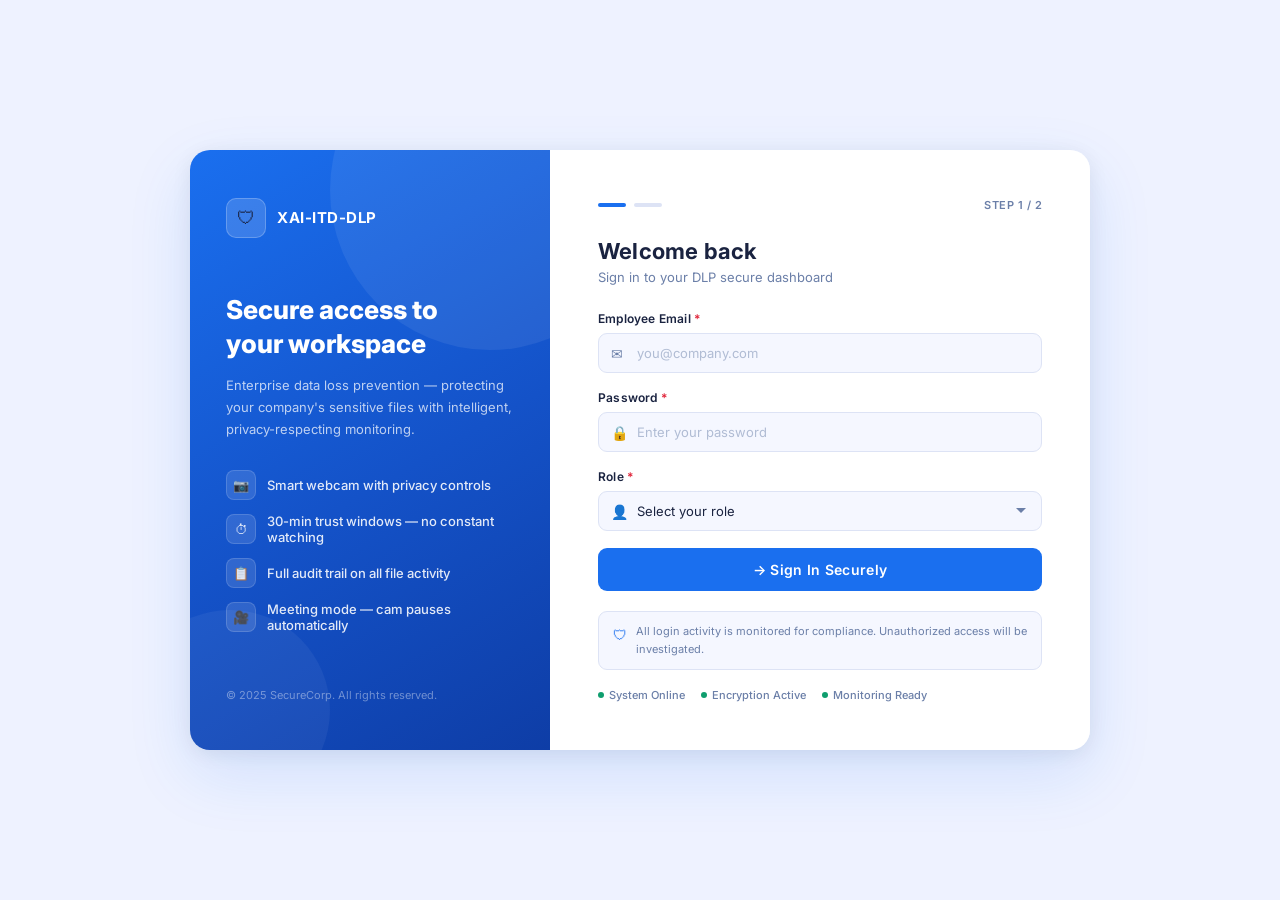
<file: templates/login.html>
<!DOCTYPE html>
<html lang="en">
<head>
<meta charset="UTF-8">
<meta name="viewport" content="width=device-width, initial-scale=1.0">
<title>XAI-ITD-DLP | Secure Login</title>
<link href="https://fonts.googleapis.com/css2?family=Inter:wght@400;500;600;700;800&display=swap" rel="stylesheet">
<style>
  :root {
    --green: #0f9e6e;
    --green-dim: #0b8560;
    --red: #e0253a;
    --blue: #1a6fef;
    --bg: #eef2ff;
    --surface: #ffffff;
    --surface2: #f5f7ff;
    --border: #dde3f5;
    --text: #1a2340;
    --muted: #6b7fa8;
  }

  * { margin: 0; padding: 0; box-sizing: border-box; }

  body {
    background: var(--bg);
    font-family: 'Inter', sans-serif;
    min-height: 100vh;
    display: flex;
    align-items: center;
    justify-content: center;
    padding: 20px;
    color: var(--text);
  }

  /* ── CARD ── */
  .login-card {
    display: flex;
    width: 100%;
    max-width: 900px;
    min-height: 570px;
    border-radius: 20px;
    overflow: hidden;
    box-shadow: 0 24px 64px rgba(26,111,239,0.13), 0 4px 20px rgba(0,0,0,0.07);
  }

  /* ── LEFT PANEL ── */
  .left-panel {
    width: 40%;
    background: linear-gradient(150deg, #1a6fef 0%, #1452c8 55%, #0e3da6 100%);
    padding: 48px 36px;
    display: flex;
    flex-direction: column;
    justify-content: space-between;
    position: relative;
    overflow: hidden;
  }

  .left-panel::before {
    content: '';
    position: absolute;
    width: 320px; height: 320px;
    border-radius: 50%;
    background: rgba(255,255,255,0.07);
    top: -120px; right: -100px;
    pointer-events: none;
  }
  .left-panel::after {
    content: '';
    position: absolute;
    width: 200px; height: 200px;
    border-radius: 50%;
    background: rgba(255,255,255,0.05);
    bottom: -60px; left: -60px;
    pointer-events: none;
  }

  .left-logo {
    display: flex;
    align-items: center;
    gap: 11px;
    position: relative;
    z-index: 1;
  }

  .left-logo-icon {
    width: 40px; height: 40px;
    background: rgba(255,255,255,0.15);
    border-radius: 10px;
    display: flex;
    align-items: center;
    justify-content: center;
    font-size: 18px;
    border: 1px solid rgba(255,255,255,0.22);
  }

  .left-logo-text {
    font-size: 15px;
    font-weight: 700;
    color: #fff;
    letter-spacing: 0.5px;
  }

  .left-content { position: relative; z-index: 1; }

  .left-title {
    font-size: 26px;
    font-weight: 800;
    color: #fff;
    line-height: 1.3;
    margin-bottom: 13px;
  }

  .left-desc {
    font-size: 13px;
    color: rgba(255,255,255,0.72);
    line-height: 1.7;
    margin-bottom: 30px;
  }

  .feature-list { display: flex; flex-direction: column; gap: 13px; }

  .feature-item {
    display: flex;
    align-items: center;
    gap: 11px;
    font-size: 13px;
    color: rgba(255,255,255,0.88);
    font-weight: 500;
  }

  .feature-icon {
    width: 30px; height: 30px;
    background: rgba(255,255,255,0.12);
    border-radius: 8px;
    display: flex;
    align-items: center;
    justify-content: center;
    font-size: 13px;
    flex-shrink: 0;
    border: 1px solid rgba(255,255,255,0.15);
  }

  .left-footer {
    font-size: 11px;
    color: rgba(255,255,255,0.4);
    position: relative;
    z-index: 1;
  }

  /* ── RIGHT PANEL ── */
  .right-panel {
    width: 60%;
    background: var(--surface);
    padding: 48px 48px;
    display: flex;
    flex-direction: column;
    justify-content: center;
  }

  /* Step indicator */
  .step-indicator {
    display: flex;
    align-items: center;
    gap: 8px;
    margin-bottom: 26px;
  }

  .step {
    width: 28px; height: 4px;
    border-radius: 2px;
    background: var(--border);
    transition: background 0.3s;
  }
  .step.active { background: var(--blue); }
  .step.done   { background: var(--green-dim); }

  .step-label {
    font-size: 11px;
    color: var(--muted);
    margin-left: auto;
    font-weight: 600;
    letter-spacing: 0.5px;
  }

  h2 {
    font-size: 22px;
    font-weight: 700;
    letter-spacing: 0.2px;
    margin-bottom: 5px;
    color: var(--text);
  }

  .subtitle {
    font-size: 13px;
    color: var(--muted);
    margin-bottom: 26px;
  }

  /* Alert */
  .alert {
    padding: 11px 14px;
    border-radius: 9px;
    font-size: 13px;
    margin-bottom: 18px;
    font-weight: 500;
    display: none;
  }
  .alert.error {
    background: #fff0f2;
    border: 1px solid #ffd0d6;
    color: var(--red);
    display: block;
  }
  .alert.success {
    background: rgba(15,158,110,0.07);
    border: 1px solid rgba(15,158,110,0.3);
    color: var(--green);
    display: block;
  }

  /* Fields */
  .field { margin-bottom: 17px; }

  label {
    display: block;
    font-size: 12px;
    font-weight: 600;
    color: var(--text);
    margin-bottom: 7px;
    letter-spacing: 0.2px;
  }

  .input-wrap { position: relative; }

  .input-icon {
    position: absolute;
    left: 13px;
    top: 50%;
    transform: translateY(-50%);
    font-size: 14px;
    color: var(--muted);
    pointer-events: none;
  }

  input[type="email"],
  input[type="password"],
  input[type="text"] {
    width: 100%;
    background: var(--surface2);
    border: 1.5px solid var(--border);
    border-radius: 9px;
    padding: 11px 14px 11px 38px;
    color: var(--text);
    font-family: 'Inter', sans-serif;
    font-size: 13px;
    outline: none;
    transition: border-color 0.2s, box-shadow 0.2s;
  }
  input:focus {
    border-color: var(--blue);
    box-shadow: 0 0 0 3px rgba(26,111,239,0.1);
    background: #fff;
  }
  input::placeholder { color: #b0bcd4; }
  /* Role dropdown */
  .input-wrap select {
    width: 100%;
    background: var(--surface2);
    border: 1.5px solid var(--border);
    border-radius: 9px;
    padding: 11px 14px 11px 38px;
    color: var(--text);
    font-family: 'Inter', sans-serif;
    font-size: 13px;
    outline: none;
    appearance: none;
    -webkit-appearance: none;
    cursor: pointer;
    transition: border-color 0.2s, box-shadow 0.2s;
    background-image: url("data:image/svg+xml,%3Csvg xmlns='http://www.w3.org/2000/svg' width='12' height='12' viewBox='0 0 12 12'%3E%3Cpath fill='%236b7fa8' d='M6 8L1 3h10z'/%3E%3C/svg%3E");
    background-repeat: no-repeat;
    background-position: right 14px center;
    padding-right: 36px;
  }
  .input-wrap select:focus {
    border-color: var(--blue);
    box-shadow: 0 0 0 3px rgba(26,111,239,0.1);
    background-color: #fff;
  }
  .input-wrap select option { color: var(--text); background: #fff; }


  /* OTP grid */
  .otp-grid {
    display: grid;
    grid-template-columns: repeat(6, 1fr);
    gap: 10px;
    margin-bottom: 20px;
  }

  .otp-digit {
    aspect-ratio: 1;
    text-align: center;
    font-family: 'Inter', sans-serif;
    font-size: 36px;
    font-weight: 700;
    background: var(--surface2);
    border: 1.5px solid var(--border);
    border-radius: 9px;
    color: var(--blue);
    outline: none;
    transition: border-color 0.2s, box-shadow 0.2s;
    padding: 0;
  }
  .otp-digit:focus {
    border-color: var(--blue);
    box-shadow: 0 0 0 3px rgba(26,111,239,0.1);
    background: #fff;
  }

  /* Button */
  .btn {
    width: 100%;
    padding: 13px;
    background: var(--blue);
    border: none;
    border-radius: 9px;
    color: #ffffff;
    font-family: 'Inter', sans-serif;
    font-size: 14px;
    font-weight: 600;
    cursor: pointer;
    transition: all 0.2s;
    display: flex;
    align-items: center;
    justify-content: center;
    gap: 8px;
    letter-spacing: 0.3px;
  }
  .btn:hover { background: #1452c8; box-shadow: 0 4px 16px rgba(26,111,239,0.3); }
  .btn:disabled { opacity: 0.45; cursor: not-allowed; box-shadow: none; }

  .btn-loading::after {
    content: '';
    display: inline-block;
    width: 14px; height: 14px;
    border: 2px solid rgba(255,255,255,0.4);
    border-top-color: #fff;
    border-radius: 50%;
    animation: spin 0.7s linear infinite;
  }
  @keyframes spin { to { transform: rotate(360deg); } }

  /* Timer */
  .timer-row {
    display: flex;
    align-items: center;
    justify-content: space-between;
    margin-top: 14px;
    font-size: 12px;
    color: var(--muted);
    font-weight: 500;
  }
  #timer-display { color: var(--blue); font-weight: 700; }
  #timer-display.expiring { color: var(--red); }

  .resend-btn {
    background: none; border: none;
    color: var(--blue); cursor: pointer;
    font-family: 'Inter', sans-serif;
    font-size: 12px; font-weight: 600;
    padding: 0; text-decoration: underline;
    display: none;
  }

  /* Security notice */
  .security-notice {
    margin-top: 20px;
    padding: 11px 14px;
    border: 1px solid var(--border);
    border-radius: 9px;
    background: var(--surface2);
    display: flex;
    align-items: flex-start;
    gap: 9px;
    font-size: 11px;
    color: var(--muted);
    line-height: 1.6;
  }
  .notice-icon { color: var(--blue); font-size: 14px; flex-shrink: 0; margin-top: 1px; }

  /* Status bar */
  .status-bar {
    display: flex;
    gap: 16px;
    margin-top: 18px;
    flex-wrap: wrap;
  }
  .status-item { display: flex; align-items: center; gap: 5px; font-size: 11px; color: var(--muted); font-weight: 500; }
  .status-dot {
    width: 6px; height: 6px; border-radius: 50%;
    background: var(--green);
    display: inline-block;
    animation: blink 2s infinite;
  }
  @keyframes blink { 0%,100%{opacity:1} 50%{opacity:0.2} }

  /* Hidden panels */
  #otp-panel { display: none; }

  #success-panel { display: none; text-align: center; padding: 20px 0; }
  .success-icon { font-size: 48px; margin-bottom: 16px; animation: pop 0.5s ease; }
  @keyframes pop { 0%{transform:scale(0)} 80%{transform:scale(1.2)} 100%{transform:scale(1)} }
  .success-text { font-size: 20px; font-weight: 700; color: var(--text); letter-spacing: 0.5px; }
  .success-sub  { font-size: 13px; color: var(--muted); margin-top: 8px; }

  @media (max-width: 650px) {
    .login-card { flex-direction: column; }
    .left-panel, .right-panel { width: 100%; padding: 32px 28px; }
    .left-title { font-size: 22px; }
  }
</style>
</head>
<body>

<div class="login-card">

  <!-- ── LEFT PANEL ── -->
  <div class="left-panel">
    <div class="left-logo">
      <div class="left-logo-icon">🛡</div>
      <div class="left-logo-text">XAI-ITD-DLP</div>
    </div>

    <div class="left-content">
      <div class="left-title">Secure access to<br>your workspace</div>
      <div class="left-desc">Enterprise data loss prevention — protecting your company's sensitive files with intelligent, privacy-respecting monitoring.</div>
      <div class="feature-list">
        <div class="feature-item">
          <div class="feature-icon">📷</div>
          Smart webcam with privacy controls
        </div>
        <div class="feature-item">
          <div class="feature-icon">⏱</div>
          30-min trust windows — no constant watching
        </div>
        <div class="feature-item">
          <div class="feature-icon">📋</div>
          Full audit trail on all file activity
        </div>
        <div class="feature-item">
          <div class="feature-icon">🎥</div>
          Meeting mode — cam pauses automatically
        </div>
      </div>
    </div>

    <div class="left-footer">© 2025 SecureCorp. All rights reserved.</div>
  </div>

  <!-- ── RIGHT PANEL ── -->
  <div class="right-panel">

    <!-- Step Indicator — same IDs as original -->
    <div class="step-indicator">
      <div class="step active" id="step1"></div>
      <div class="step" id="step2"></div>
      <span class="step-label" id="step-label-text">STEP 1 / 2</span>
    </div>

    <!-- Step 1: Credentials — same IDs as original -->
    <div id="creds-panel">
      <h2>Welcome back</h2>
      <div class="subtitle">Sign in to your DLP secure dashboard</div>

      <div id="alert-box" class="alert"></div>

      <div class="field">
        <label>Employee Email <span style="color:var(--red)">*</span></label>
        <div class="input-wrap">
          <span class="input-icon">✉</span>
          <input type="email" id="email-input" placeholder="you@company.com" autocomplete="off">
        </div>
      </div>

      <div class="field">
        <label>Password <span style="color:var(--red)">*</span></label>
        <div class="input-wrap">
          <span class="input-icon">🔒</span>
          <input type="password" id="pass-input" placeholder="Enter your password">
        </div>
      </div>


      <div class="field">
        <label>Role <span style="color:var(--red)">*</span></label>
        <div class="input-wrap">
          <span class="input-icon">👤</span>
          <select id="role-input">
            <option value="" disabled selected>Select your role</option>
            <option value="employee">Employee</option>
            <option value="manager">Manager</option>
            <option value="admin">Admin</option>
          </select>
        </div>
      </div>
      <button class="btn" id="send-otp-btn" onclick="requestOTP()">
        → Sign In Securely
      </button>

      <div class="security-notice">
        <span class="notice-icon">🛡</span>
        <span>All login activity is monitored for compliance. Unauthorized access will be investigated.</span>
      </div>

      <div class="status-bar">
        <div class="status-item"><span class="status-dot"></span> System Online</div>
        <div class="status-item"><span class="status-dot"></span> Encryption Active</div>
        <div class="status-item"><span class="status-dot"></span> Monitoring Ready</div>
      </div>
    </div>

    <!-- Step 2: OTP — same IDs as original -->
    <div id="otp-panel">
      <h2>OTP Verification</h2>
      <div class="subtitle" id="otp-subtitle">Check your email for the code</div>

      <div id="otp-alert-box" class="alert"></div>

      <div class="otp-grid" id="otp-grid">
        <input class="otp-digit" maxlength="1" type="text" inputmode="numeric" pattern="[0-9]">
        <input class="otp-digit" maxlength="1" type="text" inputmode="numeric" pattern="[0-9]">
        <input class="otp-digit" maxlength="1" type="text" inputmode="numeric" pattern="[0-9]">
        <input class="otp-digit" maxlength="1" type="text" inputmode="numeric" pattern="[0-9]">
        <input class="otp-digit" maxlength="1" type="text" inputmode="numeric" pattern="[0-9]">
        <input class="otp-digit" maxlength="1" type="text" inputmode="numeric" pattern="[0-9]">
      </div>

      <button class="btn" id="verify-btn" onclick="verifyOTP()">
        ✓ Verify &amp; Login
      </button>

      <div class="timer-row">
        <span>⏱ OTP expires in: <span id="timer-display">2:00</span></span>
        <button class="resend-btn" id="resend-btn" onclick="resendOTP()">Resend OTP</button>
      </div>
    </div>

    <!-- Success — same IDs as original -->
    <div id="success-panel">
      <div class="success-icon">✅</div>
      <div class="success-text">ACCESS GRANTED</div>
      <div class="success-sub">Redirecting to dashboard...</div>
    </div>

  </div>
</div>

<!-- ── SCRIPT: ALL LOGIC UNCHANGED FROM ORIGINAL ── -->
<script>
  let userEmail = "";
  let timerInterval = null;
  let timerSeconds = 120;

  // OTP digit inputs - auto-advance
  document.querySelectorAll(".otp-digit").forEach((input, i, inputs) => {
    input.addEventListener("input", e => {
      const val = e.target.value.replace(/\D/g, "");
      e.target.value = val;
      if (val && i < inputs.length - 1) inputs[i + 1].focus();
    });
    input.addEventListener("keydown", e => {
      if (e.key === "Backspace" && !input.value && i > 0) inputs[i - 1].focus();
    });
    input.addEventListener("paste", e => {
      e.preventDefault();
      const pasted = (e.clipboardData || window.clipboardData).getData("text").replace(/\D/g, "");
      [...pasted.slice(0, 6)].forEach((ch, j) => {
        if (inputs[j]) inputs[j].value = ch;
      });
      inputs[Math.min(pasted.length, 5)].focus();
    });
  });

  function showAlert(box, msg, type) {
    box.className = `alert ${type}`;
    box.textContent = msg;
  }

  function setLoading(btn, loading) {
    btn.disabled = loading;
    btn.classList.toggle("btn-loading", loading);
  }

  async function requestOTP() {
    const email = document.getElementById("email-input").value.trim();
    const password = document.getElementById("pass-input").value;
    const alertBox = document.getElementById("alert-box");
    const btn = document.getElementById("send-otp-btn");

    const role = document.getElementById("role-input").value;
    if (!email || !password) {
      showAlert(alertBox, "Please enter email and password.", "error");
      return;
    }
    if (!role) {
      showAlert(alertBox, "Please select your role.", "error");
      return;
    }

    setLoading(btn, true);

    try {
      const resp = await fetch("/api/auth/request-otp", {
        method: "POST",
        headers: { "Content-Type": "application/json" },
        body: JSON.stringify({ email, password, role })
      });
      const data = await resp.json();

      if (!resp.ok) {
        showAlert(alertBox, data.error || "Authentication failed.", "error");
        if (data.xai_reason) {
          setTimeout(function() {
            showXAIPopup([data.xai_reason], 'LOGIN BLOCKED — LOCATION RESTRICTED');
          }, 300);
        }
        setLoading(btn, false);
        return;
      }

      userEmail = email;
      document.getElementById("otp-subtitle").textContent = `> OTP SENT TO ${email.toUpperCase()}`;

      // Show dev OTP if email failed
      if (data.dev_otp) {
        document.getElementById("otp-alert-box").className = "alert success";
        document.getElementById("otp-alert-box").textContent = `[DEV MODE] OTP: ${data.dev_otp}`;
      }

      switchToOTP();
    } catch {
      showAlert(alertBox, "Server error. Please try again.", "error");
      setLoading(btn, false);
    }
  }

  function switchToOTP() {
    document.getElementById("creds-panel").style.display = "none";
    document.getElementById("otp-panel").style.display = "block";
    document.getElementById("step1").classList.add("done");
    document.getElementById("step2").classList.add("active");
    document.getElementById("step-label-text").textContent = "STEP 2 / 2";
    document.querySelectorAll(".otp-digit")[0].focus();
    startTimer();
  }

  function startTimer() {
    timerSeconds = 120;
    clearInterval(timerInterval);
    updateTimerDisplay();
    timerInterval = setInterval(() => {
      timerSeconds--;
      updateTimerDisplay();
      if (timerSeconds <= 0) {
        clearInterval(timerInterval);
        document.getElementById("resend-btn").style.display = "inline";
        document.getElementById("timer-display").textContent = "EXPIRED";
      }
    }, 1000);
  }

  function updateTimerDisplay() {
    const m = Math.floor(timerSeconds / 60);
    const s = timerSeconds % 60;
    const display = document.getElementById("timer-display");
    display.textContent = `${m}:${s.toString().padStart(2, "0")}`;
    display.className = timerSeconds <= 30 ? "expiring" : "";
  }

  async function resendOTP() {
    document.getElementById("resend-btn").style.display = "none";
    document.getElementById("creds-panel").style.display = "block";
    document.getElementById("otp-panel").style.display = "none";
  }

  async function verifyOTP() {
    const digits = [...document.querySelectorAll(".otp-digit")].map(i => i.value).join("");
    const alertBox = document.getElementById("otp-alert-box");
    const btn = document.getElementById("verify-btn");

    if (digits.length < 6) {
      showAlert(alertBox, "Please enter the 6-digit OTP.", "error");
      return;
    }

    setLoading(btn, true);

    try {
      const resp = await fetch("/api/auth/verify-otp", {
        method: "POST",
        headers: { "Content-Type": "application/json" },
        body: JSON.stringify({ email: userEmail, otp: digits })
      });
      const data = await resp.json();

      if (!resp.ok) {
        showAlert(alertBox, data.error || "Verification failed.", "error");
        setLoading(btn, false);
        return;
      }

      clearInterval(timerInterval);
      document.getElementById("otp-panel").style.display = "none";
      document.getElementById("success-panel").style.display = "block";

      if (data.xai_login) {
        sessionStorage.setItem('xai_login', JSON.stringify(data.xai_login));
      }

      setTimeout(() => { window.location.href = data.redirect; }, 1500);
    } catch {
      showAlert(alertBox, "Server error. Please try again.", "error");
      setLoading(btn, false);
    }
  }

  // Enter key support
  document.getElementById("pass-input").addEventListener("keydown", e => {
    if (e.key === "Enter") requestOTP();
  });

  /* ── XAI POPUP ENGINE (login page) ── */
  function showXAIPopup(sentences, title) {
    var old = document.getElementById('xai-popup-overlay');
    if (old) old.remove();

    var list = Array.isArray(sentences) ? sentences : [sentences];
    var lvl  = 'HIGH';
    if (title && title.indexOf('MEDIUM') !== -1) lvl = 'MEDIUM';
    if (title && title.indexOf('LOW')    !== -1) lvl = 'LOW';

    var hc  = {HIGH:'#e0253a', MEDIUM:'#e08a00', LOW:'#0f9e6e'}[lvl] || '#e0253a';
    var ic  = {HIGH:'#fff3f3', MEDIUM:'#fffbf0', LOW:'#f0fdf7'}[lvl] || '#fff3f3';
    var ico = {HIGH:'⚠',       MEDIUM:'⚠',       LOW:'ℹ'}[lvl]       || '⚠';

    var ov = document.createElement('div');
    ov.id = 'xai-popup-overlay';
    ov.style.cssText = 'position:fixed;inset:0;background:rgba(10,10,30,0.75);z-index:99999;display:flex;align-items:center;justify-content:center;padding:20px;';

    ov.innerHTML =
      '<div style="background:#fff;border-radius:14px;width:100%;max-width:520px;max-height:88vh;overflow-y:auto;box-shadow:0 24px 72px rgba(224,37,58,0.25);">' +
        '<div style="background:' + hc + ';border-radius:14px 14px 0 0;padding:16px 20px;display:flex;align-items:center;justify-content:space-between;">' +
          '<div style="display:flex;align-items:center;gap:10px;">' +
            '<div style="width:32px;height:32px;background:rgba(255,255,255,0.22);border-radius:8px;display:flex;align-items:center;justify-content:center;font-size:15px;">' + ico + '</div>' +
            '<div>' +
              '<div style="font-family:\'Share Tech Mono\',monospace;font-size:9px;color:rgba(255,255,255,0.75);letter-spacing:2px;margin-bottom:2px;">AI EXPLANATION — SHAP MODEL</div>' +
              '<div style="font-family:\'Share Tech Mono\',monospace;font-size:11px;color:#fff;font-weight:700;letter-spacing:1px;">' + (title || 'WHY THIS WAS BLOCKED') + '</div>' +
            '</div>' +
          '</div>' +
          '<button onclick="document.getElementById(\'xai-popup-overlay\').remove()" ' +
            'style="background:rgba(255,255,255,0.2);border:none;color:#fff;width:28px;height:28px;border-radius:6px;cursor:pointer;font-size:14px;line-height:1;">✕</button>' +
        '</div>' +
        '<div style="padding:18px 20px;">' +
          '<div style="font-family:\'Share Tech Mono\',monospace;font-size:9px;color:#6b7fa8;letter-spacing:2px;margin-bottom:10px;">REASON FOR THIS DECISION</div>' +
          '<ul style="list-style:none;padding:0;margin:0;">' +
            list.map(function(s) {
              return '<li style="display:flex;align-items:flex-start;gap:9px;padding:11px 13px;border-radius:8px;' +
                'background:' + ic + ';border-left:3px solid ' + hc + ';margin-bottom:8px;' +
                'font-family:Rajdhani,sans-serif;font-size:14px;color:#1a2340;line-height:1.6;">' +
                '<span style="color:' + hc + ';flex-shrink:0;margin-top:1px;font-size:13px;">' + ico + '</span>' +
                '<span>' + s + '</span></li>';
            }).join('') +
          '</ul>' +
          '<div style="margin-top:12px;padding:9px 12px;background:#eef2ff;border-radius:7px;display:flex;align-items:center;gap:7px;">' +
            '<svg width="13" height="13" fill="none" stroke="#6b7fa8" stroke-width="2" viewBox="0 0 24 24" style="flex-shrink:0;"><circle cx="12" cy="12" r="10"/><path d="M12 16v-4M12 8h.01"/></svg>' +
            '<span style="font-family:\'Share Tech Mono\',monospace;font-size:9px;color:#6b7fa8;letter-spacing:0.5px;">Powered by SHAP — real model reasoning, not manual rules.</span>' +
          '</div>' +
        '</div>' +
      '</div>';

    document.body.appendChild(ov);
    ov.addEventListener('click', function(e) { if (e.target === ov) ov.remove(); });
  }
</script>
</body>
</html>
</file>
